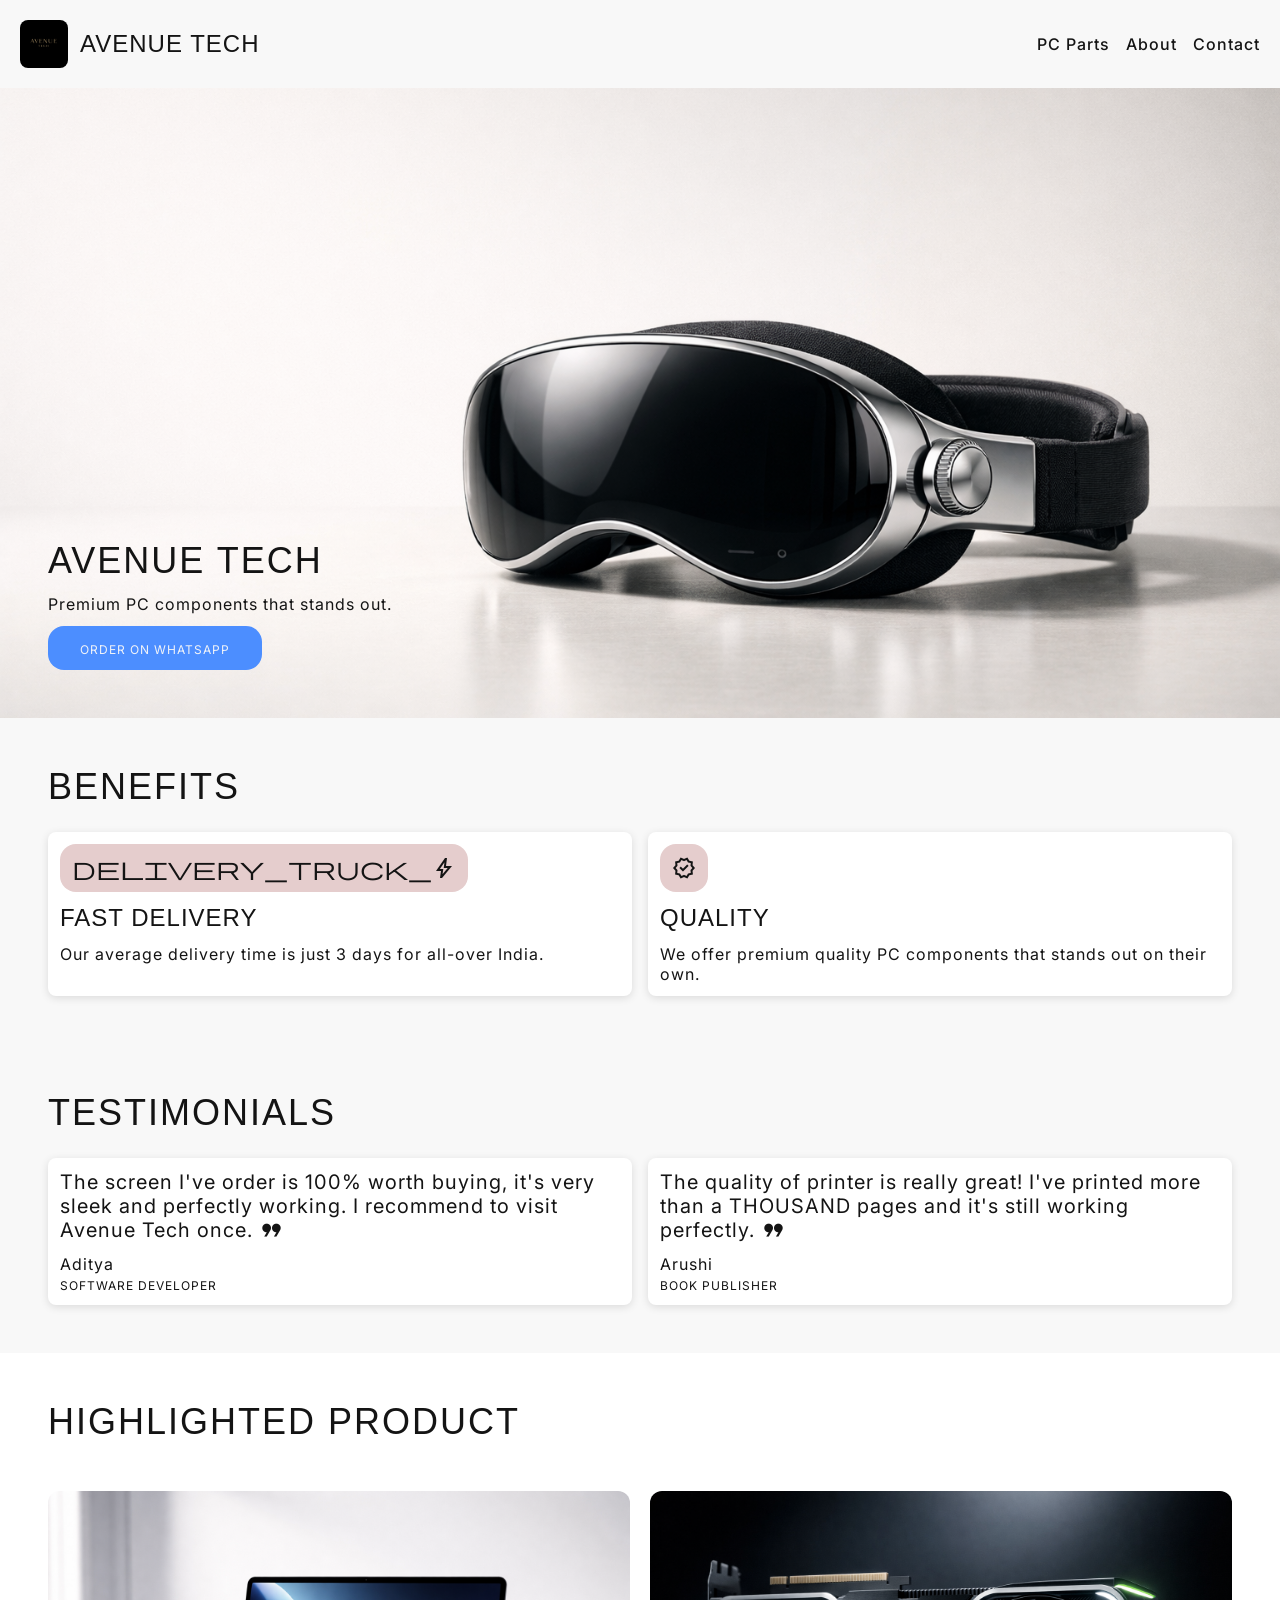
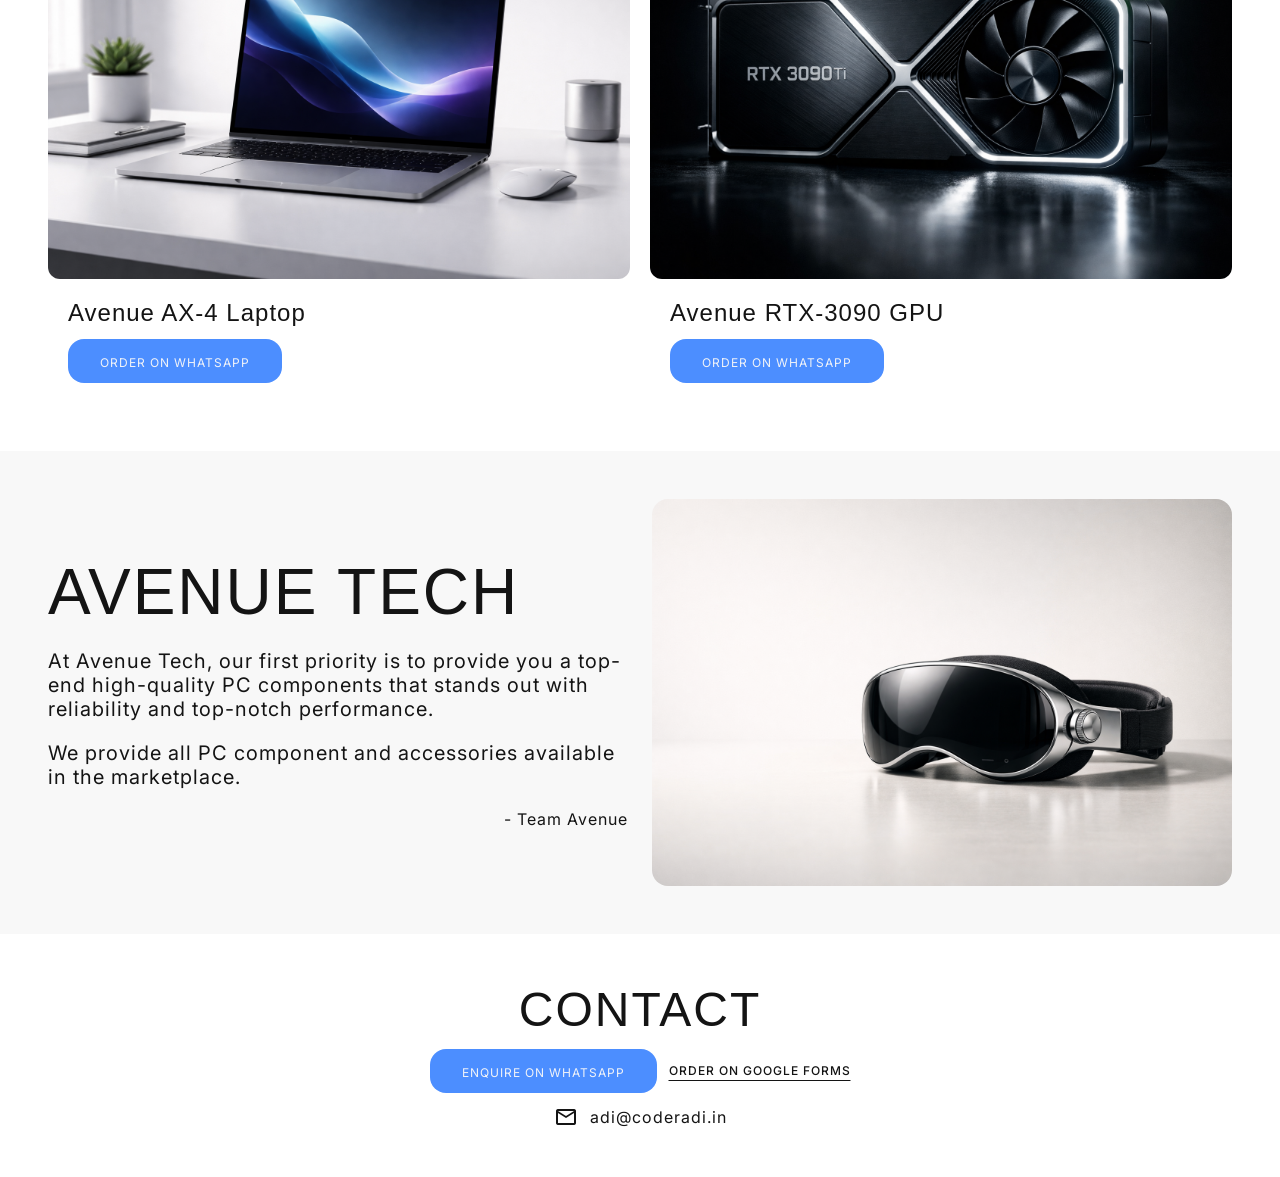
<file: index.html>
<!DOCTYPE html>
<html lang="en">

<head>
    <meta charset="UTF-8">
    <meta name="viewport" content="width=device-width, initial-scale=1.0">

    <link rel="shortcut icon" href="assets/icon.ico" type="image/x-icon">
    <title>Avenue Tech | Premium PC components that stands out.</title>

    <link rel="stylesheet" href="base.css">
    <link rel="stylesheet" href="index.css">
</head>

<body>
    <header class="header">
        <section class="section p-20 row h-sb">
            <a href="index.html" class="link row gap-12">
                <img src="assets/logo.png" alt="Avenue Tech" class="logo">
                <h3 class="h3 uppercase">avenue tech</h3>
            </a>

            <ul class="list row gap-16">
                <li><a href="catalogue.html" class="link">PC Parts</a></li>
                <li><a href="#about" class="link">About</a></li>
                <li><a href="#contact" class="link">Contact</a></li>
            </ul>
        </section>
    </header>

    <main class="main">
        <section class="hero">
            <section class="section p-48 column h-en gap-12">
                <h1 class="h1">avenue tech</h1>
                <p class="para">Premium PC components that stands out.</p>

                <a target="_blank"
                    href="https://wa.me/9044791312/?text='Hi, I want to customize the demo site [Avenue Tech] `TS-2601` for my business.'"
                    class="link btn fl pv-12 ph-32 rounded-16">
                    <span class="mini uppercase">Order on Whatsapp</span>
                </a>
            </section>
        </section>

        <section class="featured">
            <section class="section p-48 column gap-24">
                <h1 class="h1">Benefits</h1>

                <div class="grid gap-16">
                    <div class="feature bg-card column gap-12 p-12 rounded-8 shadow-sm">
                        <span class="symbol p-12 rounded-16">delivery_truck_bolt</span>
                        <h3 class="h3 uppercase">Fast delivery</h3>

                        <p class="para">Our average delivery time is just 3 days for all-over India.</p>
                    </div>

                    <div class="feature bg-card column gap-12 p-12 rounded-8 shadow-sm">
                        <span class="symbol p-12 rounded-16">verified</span>
                        <h3 class="h3 uppercase">Quality</h3>

                        <p class="para">We offer premium quality PC components that stands out on their own.</p>
                    </div>
                </div>
                </div>
            </section>
        </section>

        <section class="testimonials">
            <section class="section p-48 column gap-24">
                <h1 class="h1">Testimonials</h1>

                <div class="grid gap-16">
                    <div class="review bg-card column gap-12 p-12 rounded-8 shadow-sm">
                        <p class="para fs-20">The screen I've order is 100% worth buying, it's very sleek and perfectly
                            working. I recommend to visit Avenue Tech once. <span
                                class="symbol fl-icon">format_quote</span></p>

                        <div class="column gap-4">
                            <span class="text">Aditya</span>
                            <span class="mini uppercase">software developer</span>
                        </div>
                    </div>

                    <div class="review bg-card column gap-12 p-12 rounded-8 shadow-sm">
                        <p class="para fs-20">The quality of printer is really great! I've printed more than a THOUSAND
                            pages and it's still working perfectly. <span class="symbol fl-icon">format_quote</span></p>

                        <div class="column gap-4">
                            <span class="text">Arushi</span>
                            <span class="mini uppercase">book publisher</span>
                        </div>
                    </div>
                </div>
            </section>
        </section>

        <section class="highlighted bg-card">
            <section class="section p-48 column gap-48">
                <h1 class="h1">Highlighted Product</h1>

                <div class="grid gap-20">
                    <div class="product">
                        <div class="image-content rounded-12">
                            <p class="para">The Avenue AX-4 Laptop comes with 16 GB RAM with core i5 U processor
                                offering insane performance and 15 hours of battery backup.</p>
                            <img src="assets/highlight-1.png" alt="Avenue AX-4 Laptop" class="img">
                        </div>

                        <div class="text-content column gap-12 p-20">
                            <h3 class="h3">Avenue AX-4 Laptop</h3>

                            <div class="res-row gap-8">
                                <a target="_blank"
                                    href="https://wa.me/9044791312/?text='Hi, I want to customize the demo site [Avenue Tech] `TS-2601` for my business.'"
                                    class="link btn fl pv-12 ph-32 rounded-16">
                                    <span class="mini uppercase">order on whatsapp</span>
                                </a>
                            </div>
                        </div>
                    </div>

                    <div class="product">
                        <div class="image-content rounded-12">
                            <p class="para">Built for elite gaming and cinematic rendering with uncompromising speed,
                                cooling, and visual power.</p>
                            <img src="assets/highlight-2.png" alt="Avenue RTX-3090 GPU" class="img">
                        </div>

                        <div class="text-content column gap-12 p-20">
                            <h3 class="h3">Avenue RTX-3090 GPU</h3>

                            <div class="res-row gap-8">
                                <a target="_blank"
                                    href="https://wa.me/9044791312/?text='Hi, I want to customize the demo site [Avenue Tech] `TS-2601` for my business.'"
                                    class="link btn fl pv-12 ph-32 rounded-16">
                                    <span class="mini uppercase">order on whatsapp</span>
                                </a>
                            </div>
                        </div>
                    </div>
                </div>
            </section>
        </section>

        <section class="about" id="about">
            <section class="section grid gap-24 p-48">
                <div class="text-content column gap-20 h-center">
                    <h1 class="h1 fs-64">Avenue Tech</h1>

                    <p class="para fs-20">At Avenue Tech, our first priority is to provide you a top-end high-quality PC
                        components that stands out with reliability and top-notch performance.</p>

                    <p class="para fs-20">We provide all PC component and accessories available in the marketplace.</p>

                    <span class="text text-right">- Team Avenue</span>
                </div>

                <div class="image-content rounded-16">
                    <img src="assets/hero.png" alt="Avenue Tech" class="img rounded-16">
                </div>
            </section>
        </section>

        <section class="contact bg-card" id="contact">
            <section class="section p-48 column gap-12 center text-center">
                <h1 class="h1 fs-48">contact</h1>

                <div class="res-row center gap-12">
                    <a target="_blank"
                        href="https://wa.me/9044791312/?text='Hi, I want to customize the demo site [Avenue Tech] `TS-2601` for my business.'"
                        class="link btn fl pv-12 ph-32 rounded-16">
                        <span class="mini uppercase">enquire on whatsapp</span>
                    </a>

                    <a target="_blank" href="https://forms.gle/B4QtGoARqmsxAQJ88" class="ulink mini uppercase">order on Google Forms</a>
                </div>

                <a href="mailto:adi@coderadi.in" class="link highlight row gap-12">
                    <span class="symbol">mail</span>
                    <span class="text">adi@coderadi.in</span>
                </a>
            </section>
        </section>
    </main>
</body>

</html>
</file>
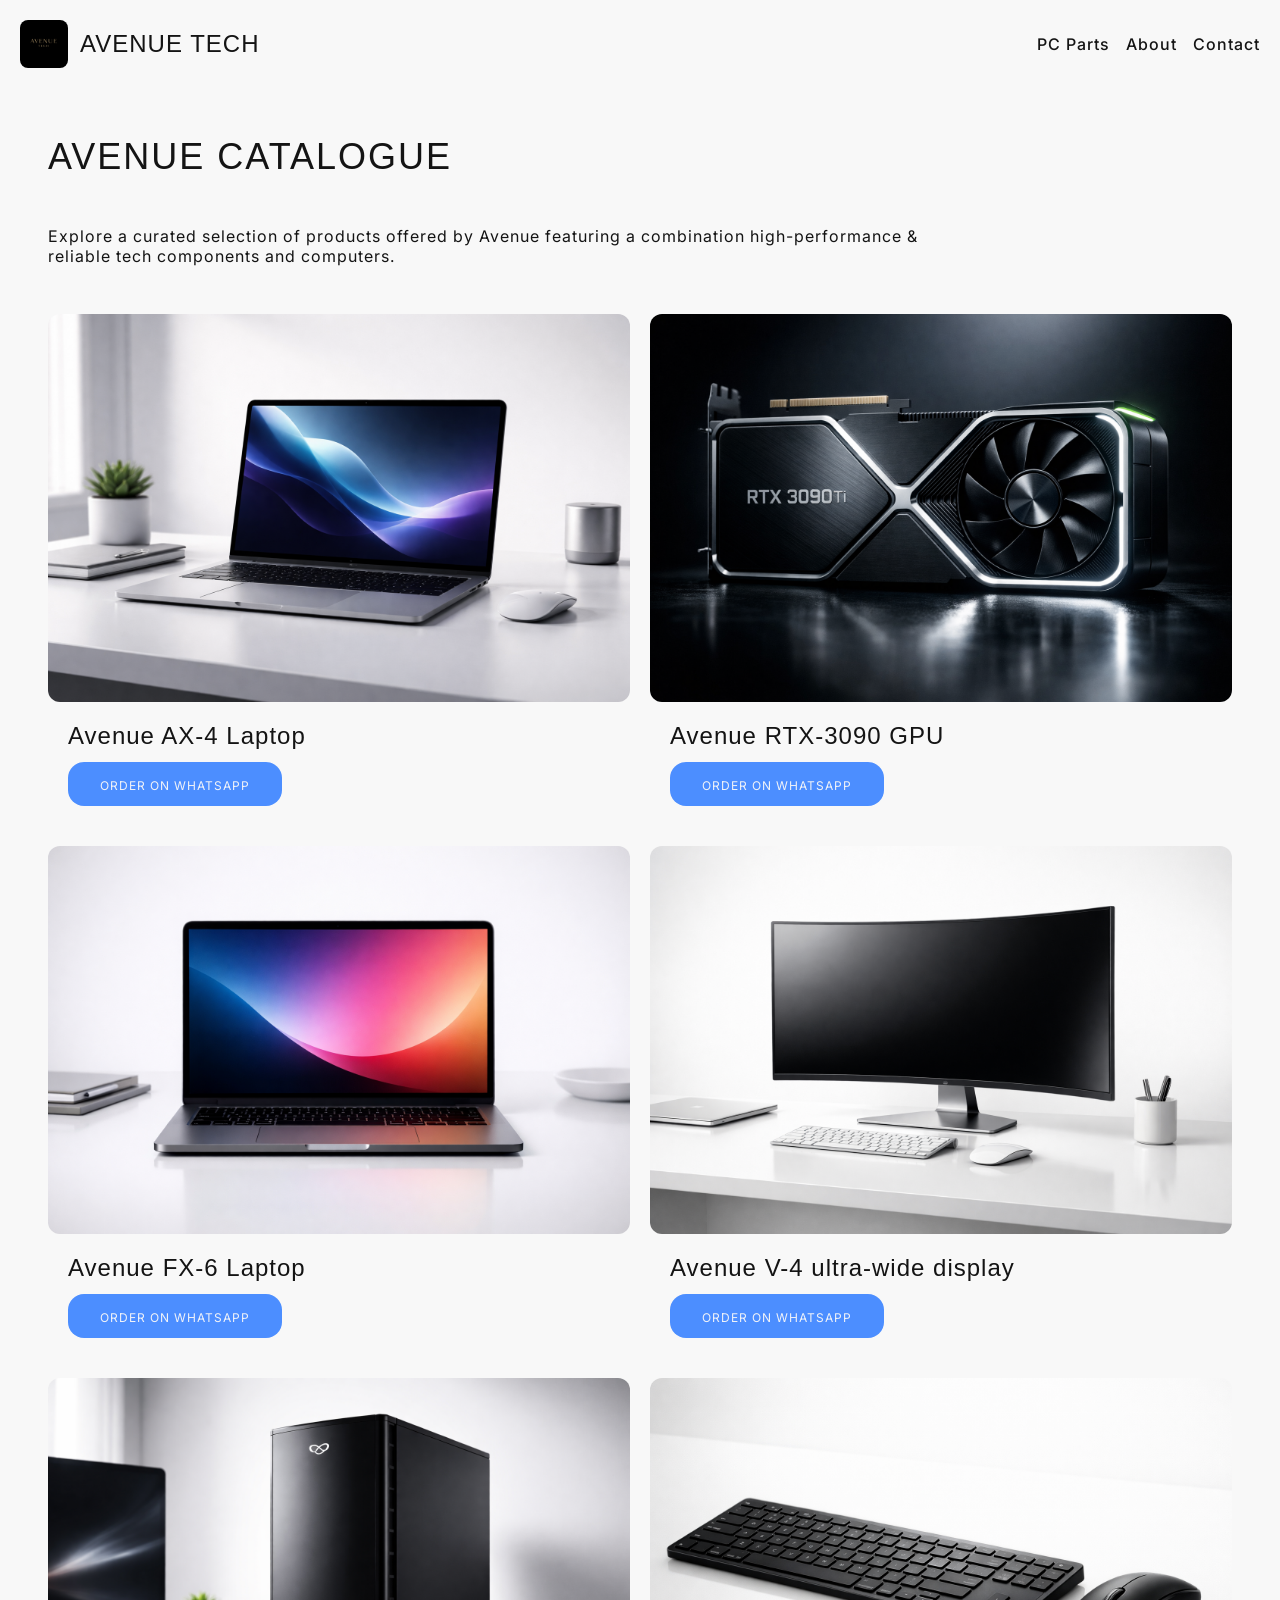
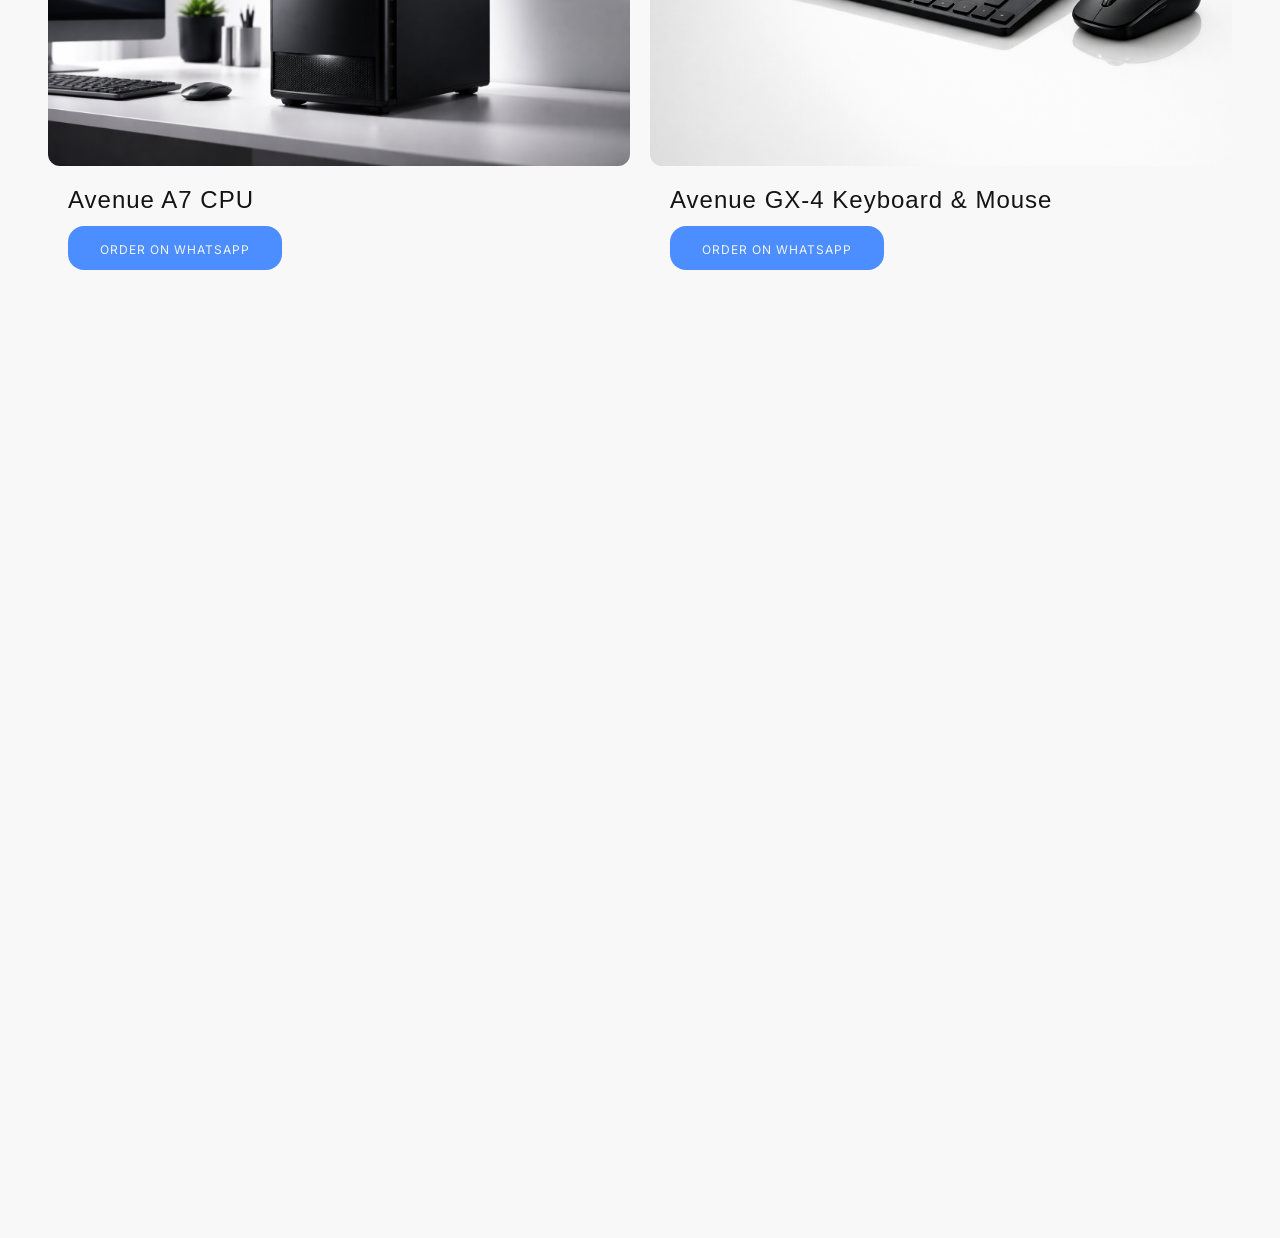
<file: catalogue.html>
<!DOCTYPE html>
<html lang="en">

<head>
    <meta charset="UTF-8">
    <meta name="viewport" content="width=device-width, initial-scale=1.0">

    <link rel="shortcut icon" href="assets/icon.ico" type="image/x-icon">
    <title>Catalogue | Avenue Tech</title>

    <link rel="stylesheet" href="base.css">
    <link rel="stylesheet" href="catalogue.css">
</head>

<body>
    <header class="header">
        <section class="section p-20 row h-sb">
            <a href="index.html" class="link row gap-12">
                <img src="assets/logo.png" alt="Avenue Tech" class="logo">
                <h3 class="h3 uppercase">avenue tech</h3>
            </a>

            <ul class="list row gap-16">
                <li><a href="catalogue.html" class="link">PC Parts</a></li>
                <li><a href="#about" class="link">About</a></li>
                <li><a href="#contact" class="link">Contact</a></li>
            </ul>
        </section>
    </header>

    <main class="main">
        <section class="catalogue">
            <section class="section p-48 column gap-48">
                <div class="heading column gap-48">
                    <h1 class="h1">Avenue Catalogue</h1>

                    <p class="para">Explore a curated selection of products offered by Avenue featuring a combination
                        high-performance &amp; reliable tech components and computers.</p>
                </div>

                <div class="grid gap-20">
                    <div class="product">
                        <div class="image-content rounded-12">
                            <p class="para">The Avenue AX-4 Laptop comes with 16 GB RAM with core i5 U processor
                                offering insane performance and 15 hours of battery backup.</p>
                            <img src="assets/highlight-1.png" alt="Avenue AX-4 Laptop" class="img">
                        </div>

                        <div class="text-content column gap-12 p-20">
                            <h3 class="h3">Avenue AX-4 Laptop</h3>

                            <div class="res-row gap-8">
                                <a target="_blank"
                                    href="https://wa.me/9044791312/?text='Hi, I want to customize the demo site [Avenue Tech] `TS-2601` for my business.'"
                                    class="link btn fl pv-12 ph-32 rounded-16">
                                    <span class="mini uppercase">order on whatsapp</span>
                                </a>
                            </div>
                        </div>
                    </div>

                    <div class="product">
                        <div class="image-content rounded-12">
                            <p class="para">Built for elite gaming and cinematic rendering with uncompromising speed,
                                cooling, and visual power.</p>
                            <img src="assets/highlight-2.png" alt="Avenue RTX-3090 GPU" class="img">
                        </div>

                        <div class="text-content column gap-12 p-20">
                            <h3 class="h3">Avenue RTX-3090 GPU</h3>

                            <div class="res-row gap-8">
                                <a target="_blank"
                                    href="https://wa.me/9044791312/?text='Hi, I want to customize the demo site [Avenue Tech] `TS-2601` for my business.'"
                                    class="link btn fl pv-12 ph-32 rounded-16">
                                    <span class="mini uppercase">order on whatsapp</span>
                                </a>
                            </div>
                        </div>
                    </div>

                    <div class="product">
                        <div class="image-content rounded-12">
                            <p class="para">A sleek performance laptop blending all-day endurance, vivid display
                                clarity, and effortless multitasking.</p>
                            <img src="assets/product-1.png" alt="Avenue FX-6" class="img">
                        </div>

                        <div class="text-content column gap-12 p-20">
                            <h3 class="h3">Avenue FX-6 Laptop</h3>

                            <div class="res-row gap-8">
                                <a target="_blank"
                                    href="https://wa.me/9044791312/?text='Hi, I want to customize the demo site [Avenue Tech] `TS-2601` for my business.'"
                                    class="link btn fl pv-12 ph-32 rounded-16">
                                    <span class="mini uppercase">order on whatsapp</span>
                                </a>
                            </div>
                        </div>
                    </div>

                    <div class="product">
                        <div class="image-content rounded-12">
                            <p class="para">An expansive ultra-wide display delivering razor-sharp detail, immersive
                                color, and refined professional elegance.</p>
                            <img src="assets/product-2.png" alt="Avenue V-4 ultra-wide display" class="img">
                        </div>

                        <div class="text-content column gap-12 p-20">
                            <h3 class="h3">Avenue V-4 ultra-wide display</h3>

                            <div class="res-row gap-8">
                                <a target="_blank"
                                    href="https://wa.me/9044791312/?text='Hi, I want to customize the demo site [Avenue Tech] `TS-2601` for my business.'"
                                    class="link btn fl pv-12 ph-32 rounded-16">
                                    <span class="mini uppercase">order on whatsapp</span>
                                </a>
                            </div>
                        </div>
                    </div>

                    <div class="product">
                        <div class="image-content rounded-12">
                            <p class="para">Engineered for demanding workflows with responsive processing, quiet
                                thermals, and dependable everyday power.</p>
                            <img src="assets/product-3.png" alt="Avenue A7 CPU" class="img">
                        </div>

                        <div class="text-content column gap-12 p-20">
                            <h3 class="h3">Avenue A7 CPU</h3>

                            <div class="res-row gap-8">
                                <a target="_blank"
                                    href="https://wa.me/9044791312/?text='Hi, I want to customize the demo site [Avenue Tech] `TS-2601` for my business.'"
                                    class="link btn fl pv-12 ph-32 rounded-16">
                                    <span class="mini uppercase">order on whatsapp</span>
                                </a>
                            </div>
                        </div>
                    </div>

                    <div class="product">
                        <div class="image-content rounded-12">
                            <p class="para">Precision-crafted peripherals offering tactile comfort, fluid control, and a
                                polished desk presence.</p>
                            <img src="assets/product-4.png" alt="Avenue GX-4 Keyboard &amp; Mouse" class="img">
                        </div>

                        <div class="text-content column gap-12 p-20">
                            <h3 class="h3">Avenue GX-4 Keyboard &amp; Mouse</h3>

                            <div class="res-row gap-8">
                                <a target="_blank"
                                    href="https://wa.me/9044791312/?text='Hi, I want to customize the demo site [Avenue Tech] `TS-2601` for my business.'"
                                    class="link btn fl pv-12 ph-32 rounded-16">
                                    <span class="mini uppercase">order on whatsapp</span>
                                </a>
                            </div>
                        </div>
                    </div>
                </div>
            </section>
        </section>

        <section class="google-forms">
            <section class="section p-48 flex h-center">
                <iframe
                    src="https://docs.google.com/forms/d/e/1FAIpQLSd5WS_FQyfAPREA2pURoWIKQu_f9TES8tNgEAWqpTjSN9Q9Gg/viewform?embedded=true"
                    width="700" frameborder="0" marginheight="0" marginwidth="0">Loading…</iframe>
            </section>
        </section>
    </main>
</body>

</html>
</file>
<file: base.css>
/* ================================================== */
/* IMPORTS */
/* ================================================== */

@import url('https://fonts.googleapis.com/css2?family=Inter:ital,opsz,wght@0,14..32,100..900;1,14..32,100..900&family=Lato:ital,wght@0,300;0,400;0,500;0,700;1,300;1,400;1,500;1,700&display=swap');
@import url("https://fonts.googleapis.com/css2?family=Material+Symbols+Outlined:opsz,wght,FILL,GRAD@20..48,100..700,0..1,-50..200");

/* ================================================== */
/* KEYFRAMES */
/* ================================================== */

@keyframes animatedArrowAnimation {
    0%, 100% { transform: translateY(0) }
    50% { transform: translateY(-48px) }
}

.animated-arrow {
    position: fixed;
    bottom: 20px;
    left: 50%;
    right: 50%;
    animation: animatedArrowAnimation 2s cubic-bezier(0.7,0.1,0.5,0.9) infinite;
}

/* ================================================== */
/* BASIC */
/* ================================================== */

:root {
    --color-bg-main: #F8F8F8;
    --color-bg-card: #FFFFFF;

    --color-text-main: #141414;
    --color-text-alt: #636363;
    
    --color-accent-main: #4C8EFF;
    --color-accent-alt: #7C8EFF;

    --color-border: #E5CDCD;
    --color-bg-transparent: #14141485;
}

* {
    margin: 0;
    padding: 0;
    font-family: "Inter", sans-serif;
    box-sizing: border-box;
    letter-spacing: 1px;
}

*::selection {
    background-color: var(--color-accent-main);
    color: var(--color-text-main);
}

/* ================================================== */
/* CONTAINERS */
/* ================================================== */

body {
    background-color: var(--color-bg-main);
    color: var(--color-text-main);
    min-height: 100vh;
}

html { scroll-behavior: smooth; }

.section {
    max-width: 1696px;
    height: 100%;
    width: 100%;
    margin: 0 auto;
}

@media (max-width: 568px) {
    .section { padding: 20px !important; }
}

/* ================================================== */
/* DISPLAY */
/* ================================================== */

.hidden { display: none; }
.flex { display: flex; }
.grid { display: grid; }

/* ================================================== */
/* FLEX */
/* ================================================== */

.row {
    display: flex;
    align-items: center;
}

.column {
    display: flex;
    flex-direction: column;
}

.res-row {
    display: flex;
    align-items: center;
    flex-wrap: wrap;
}

.v-center { align-items: center; }
.v-en { align-items: end; }
.v-st { align-items: start; }
.h-center { justify-content: center; }
.h-en { justify-content: end; }
.h-se { justify-content: space-evenly; }
.h-sb { justify-content: space-between; }
.center { display: flex; align-items: center; justify-content: center; }

/* ================================================== */
/* GRID */
/* ================================================== */

.cols-1 { grid-template-columns: repeat(1, minmax(0, 1fr)); }
.cols-2 { grid-template-columns: repeat(2, minmax(0, 1fr)); }
.cols-3 { grid-template-columns: repeat(3, minmax(0, 1fr)); }
.cols-4 { grid-template-columns: repeat(4, minmax(0, 1fr)); }
.rows-1 { grid-template-rows: repeat(1, minmax(0, 1fr)); }
.rows-2 { grid-template-rows: repeat(2, minmax(0, 1fr)); }
.rows-3 { grid-template-rows: repeat(3, minmax(0, 1fr)); }

/* ================================================== */
/* GAP */
/* ================================================== */

.gap-4 { gap: 4px; }
.gap-8 { gap: 8px; }
.gap-12 { gap: 12px; }
.gap-16 { gap: 16px; }
.gap-20 { gap: 20px; }
.gap-24 { gap: 24px; }
.gap-32 { gap: 32px; }
.gap-40 { gap: 40px; }
.gap-48 { gap: 48px; }
.gap-64 { gap: 64px; }
.gap-96 { gap: 96px; }

/* ================================================== */
/* SPACING */
/* ================================================== */

.m-4 { margin: 4px; }
.m-8 { margin: 8px; }
.m-12 { margin: 12px; }
.m-16 { margin: 16px; }
.m-20 { margin: 20px; }
.m-24 { margin: 24px; }
.m-32 { margin: 32px; }
.m-auto { margin: auto; }
.mx-auto { margin: 0 auto;}

.mv-4 { margin-top: 4px 0; }
.mv-8 { margin-top: 8px 0; }
.mv-12 { margin-top: 12px 0; }
.mv-16 { margin-top: 16px 0; }
.mv-20 { margin-top: 20px 0; }
.mv-24 { margin-top: 24px 0; }
.mv-32 { margin-top: 32px 0; }

.mh-4 { margin-bottom: 0 4px; }
.mh-8 { margin-bottom: 0 8px; }
.mh-12 { margin-bottom: 0 12px; }
.mh-16 { margin-bottom: 0 16px; }
.mh-20 { margin-bottom: 0 20px; }
.mh-24 { margin-bottom: 0 24px; }
.mh-32 { margin-bottom: 0 32px; }

.p-4 { padding: 4px; }
.p-8 { padding: 8px; }
.p-12 { padding: 12px; }
.p-16 { padding: 16px; }
.p-20 { padding: 20px; }
.p-24 { padding: 24px; }
.p-32 { padding: 32px; }
.p-48 { padding: 48px; }
.p-96 { padding: 96px; }

.ph-4 { padding-left: 4px; padding-right: 4px; }
.ph-8 { padding-left: 8px; padding-right: 8px; }
.ph-12 { padding-left: 12px; padding-right: 12px; }
.ph-16 { padding-left: 16px; padding-right: 16px; }
.ph-20 { padding-left: 20px; padding-right: 20px; }
.ph-24 { padding-left: 24px; padding-right: 24px; }
.ph-32 { padding-left: 32px; padding-right: 32px; }

.pv-4 { padding-top: 4px; padding-bottom: 4px; }
.pv-8 { padding-top: 8px; padding-bottom: 8px; }
.pv-12 { padding-top: 12px; padding-bottom: 12px; }
.pv-16 { padding-top: 16px; padding-bottom: 16px; }
.pv-20 { padding-top: 20px; padding-bottom: 20px; }
.pv-24 { padding-top: 24px; padding-bottom: 24px; }
.pv-32 { padding-top: 32px; padding-bottom: 32px; }

/* ================================================== */
/* SIZE */
/* ================================================== */

.w-auto { width: auto; }
.w-full { width: 100%; }
.w-fit { width: fit-content; }
.h-auto { height: auto; }
.h-full { height: 100%; }
.h-screen { height: 100vh; }
.min-h-screen { min-height: 100vh; }

/* ================================================== */
/* TYPOGRAPHY */
/* ================================================== */

.text-left { text-align: left; }
.text-center { text-align: center; }
.text-right { text-align: right; }
.uppercase { text-transform: uppercase; }
.capitalize { text-transform: capitalize; }
.normal-case { text-transform: none; }

.fs-12 { font-size: 12px !important; }
.fs-16 { font-size: 16px !important; }
.fs-20 { font-size: 20px !important; }
.fs-24 { font-size: 24px !important; }
.fs-32 { font-size: 32px !important; }
.fs-36 { font-size: 36px !important; }
.fs-48 { font-size: min(48px, 15vw) !important; }
.fs-64 { font-size: min(64px, 20vw) !important; }
.fs-96 { font-size: min(96px, 22vw) !important; }
.fs-128 { font-size: min(128px, 25vw) !important; }

.fw-400 { font-weight: 400; }
.fw-500 { font-weight: 500; }
.fw-600 { font-weight: 600; }
.fw-700 { font-weight: 700; }

.text-muted { color: var(--color-text-alt); }

.fn-inter { font-family: "Inter", sans-serif; }
.fn-ioc { font-family: "Iosevka Charon", sans-serif; }

.h1 {
    font-family: "Iosevka Charon", sans-serif;
    font-weight: normal;
    text-transform: uppercase;
    font-size: 36px;
    letter-spacing: 2px;
}

.h2 {
    font-family: "Iosevka Charon", sans-serif;
    font-weight: 400;
    text-transform: uppercase;
    font-size: 32px;
    letter-spacing: 2px;
}

.h2-lw {
    font-family: "Iosevka Charon", sans-serif;
    font-weight: 400;
    font-size: 32px;
    letter-spacing: 2px;
}

.h3 {
    font-family: "Iosevka Charon", sans-serif;
    font-weight: 400;
    font-size: 24px;
    letter-spacing: 1px;
}

.text, .para {
    font-weight: 400;
    font-size: 16px;
    letter-spacing: 1px;
}

.mini {
    font-weight: 400;
    font-size: 12px;
    letter-spacing: 1px;
}

.title {
    font-weight: 500;
    text-transform: uppercase;
    letter-spacing: 2px;
}

.highlight { color: var(--color-accent-alt); }

/* ================================================== */
/* BORDER */
/* ================================================== */

.border { border: 1px solid var(--color-border); }
.rounded-4 { border-radius: 4px; }
.rounded-8 { border-radius: 8px; }
.rounded-12 { border-radius: 12px; }
.rounded-16 { border-radius: 16px; }
.rounded-full { border-radius: 9999px; }

/* ================================================== */
/* EFFECTS */
/* ================================================== */

.shadow-sm { box-shadow: 0 2px 8px rgb(0 0 0 / 0.12); }
.shadow-md { box-shadow: 0 8px 24px rgb(0 0 0 / 0.16); }
.shadow-lg { box-shadow: 0 16px 40px rgb(0 0 0 / 0.2); }

/* ================================================== */
/* COLORS */
/* ================================================== */

.bg-main { background-color: var(--color-bg-main); }
.bg-card { background-color: var(--color-bg-card); }

/* ================================================== */
/* INPUTS */
/* ================================================== */

.input {
    background-color: var(--color-surface-alt);
    color: var(--color-text-main);
    border: 1px solid var(--color-border);
    padding: 8px;
    border-radius: 8px;
    outline: none;
}

textarea.input {
    height: 148px;
    resize: vertical;
}

.btn {
    background-color: transparent;
    cursor: pointer;
    border: none;
    text-align: center;
    width: fit-content;
}

.ot {
    border: 1px solid var(--color-border);
    color: var(--color-text-main);
}

.fl {
    background-color: var(--color-accent-main);
    color: #F1F3F8 !important;
    transition: background-color 0.4s ease-in-out;
}
.fl:hover { background-color: var(--color-accent-alt); }

.icon-ot {
    display: flex;
    align-items: center;
    justify-content: center;
    gap: 8px;
    border: 1px solid var(--color-border);
    color: var(--color-text-main);
}

.icon-fl {
    display: flex;
    align-items: center;
    justify-content: center;
    gap: 8px;
    background-color: var(--color-accent-main);
    color: #F1F3F8 !important;
    transition: background-color 0.4s ease-in-out;
}
.icon-fl:hover { background-color: var(--color-accent-alt); }

/* ================================================== */
/* LINKS */
/* ================================================== */

.link {
    text-decoration: none;
    font-weight: 500;
    color: var(--color-text-main);
    cursor: pointer;
}

.ulink {
    text-decoration: underline;
    font-weight: 500;
    color: var(--color-text-main);
    cursor: pointer;
    text-underline-offset: 5px;
}

/* ================================================== */
/* IMAGES */
/* ================================================== */

.img {
    width: 100%;
    height: auto;
    vertical-align: bottom;
}

.logo {
    width: 48px;
    height: 48px;
    object-fit: cover;
    aspect-ratio: 1 / 1;
    border-radius: 8px;
}

.icon {
    width: 24px;
    height: 24px;
    object-fit: cover;
    vertical-align: bottom;
}

.symbol {
  font-family: 'Material Symbols Outlined';
  font-weight: normal;
  font-style: normal;
  font-size: 24px;
  display: inline-block;
  line-height: 1;
  text-transform: none;
  letter-spacing: normal;
  word-wrap: normal;
  white-space: nowrap;
  direction: ltr;
  vertical-align: bottom;
}

.fl-icon {font-variation-settings: 'FILL' 1, 'wght' 700, 'GRAD' 0, 'opsz' 48;}

/* ================================================== */
/* OTHER ELEMENTS */
/* ================================================== */

.divider { border: 1px solid var(--color-border); }
.divider-l { border: 2px solid var(--color-border); }

.disabled {
    background-color: var(--color-border);
    color: var(--color-text-alt);
    cursor: not-allowed;
    opacity: 0.6;
}

.disabled-alt {
    color: var(--color-text-alt);
    cursor: not-allowed;
    opacity: 0.6;
}

.list { list-style-type: none; }
.no-list { list-style-position: inside; }
</file>
<file: index.css>
/* ================================================== */
/* HERO */
/* ================================================== */

.hero {
    height: 70vh;
    background-image: url('./assets/hero.png');
    background-size: cover;
    background-position: center;
}

/* ================================================== */
/* FEATURED */
/* ================================================== */

.featured .grid {
    grid-template-columns: repeat(auto-fit, minmax(260px, 1fr));
}

.featured .feature .symbol {
    background-color: var(--color-border);
    width: fit-content;
}

/* ================================================== */
/* TESTIMONIALS */
/* ================================================== */

.testimonials .grid {
    grid-template-columns: repeat(auto-fit, minmax(min(400px, 100%), 1fr));
}

/* ================================================== */
/* HIGHLIGHTED */
/* ================================================== */

.highlighted .heading .para { max-width: 900px; }
.highlighted .grid { grid-template-columns: repeat(auto-fit, minmax(min(500px, 100%), 1fr)); }

.highlighted .product .image-content {
    overflow: hidden;
    position: relative;
}

.highlighted .product .image-content .para {
    position: absolute;
    bottom: 0;
    z-index: 1;
    
    opacity: 0;
    pointer-events: none;
    
    padding: 20px;
    color: var(--color-bg-main);
    background-color: var(--color-bg-transparent);
    backdrop-filter: blur(3px);

    transition: opacity 0.3s ease-in-out;
}

.highlighted .product .img { transition: transform 0.3s ease-in-out; }

.highlighted .product:hover .image-content .para {
    opacity: 1;
    pointer-events: auto;
}

.highlighted .product:hover .img { transform: scale(1.05); }

/* ================================================== */
/* ABOUT */
/* ================================================== */

.about .grid { grid-template-columns: repeat(auto-fit, minmax(min(500px, 100%), 1fr)); }

/* ================================================== */
/* & RESPONSIVENESS */
/* ================================================== */

@media (max-width: 568px) {
    .header .h3 { display: none; }
    .header .list li:not(:first-child) { display: none; }
}
</file>
<file: catalogue.css>
/* ================================================== */
/* CATALOGUE */
/* ================================================== */

.catalogue .heading .para { max-width: 900px; }
.catalogue .grid { grid-template-columns: repeat(auto-fit, minmax(min(500px, 100%), 1fr)); }

.catalogue .product .image-content {
    overflow: hidden;
    position: relative;
}

.catalogue .product .image-content .para {
    position: absolute;
    bottom: 0;
    z-index: 1;
    
    opacity: 0;
    pointer-events: none;
    
    padding: 20px;
    color: var(--color-bg-main);
    background-color: var(--color-bg-transparent);
    backdrop-filter: blur(3px);

    transition: opacity 0.3s ease-in-out;
}

.catalogue .product .img { transition: transform 0.3s ease-in-out; }

.catalogue .product:hover .image-content .para {
    opacity: 1;
    pointer-events: auto;
}

.catalogue .product:hover .img { transform: scale(1.05); }

/* ================================================== */
/* GOOGLE FORMS */
/* ================================================== */

.google-forms { height: 100vh; }

/* ================================================== */
/* & RESPONSIVENESS */
/* ================================================== */

@media (max-width: 568px) {
    .header .h3 { display: none; }
    .header .list li:not(:first-child) { display: none; }
}
</file>
